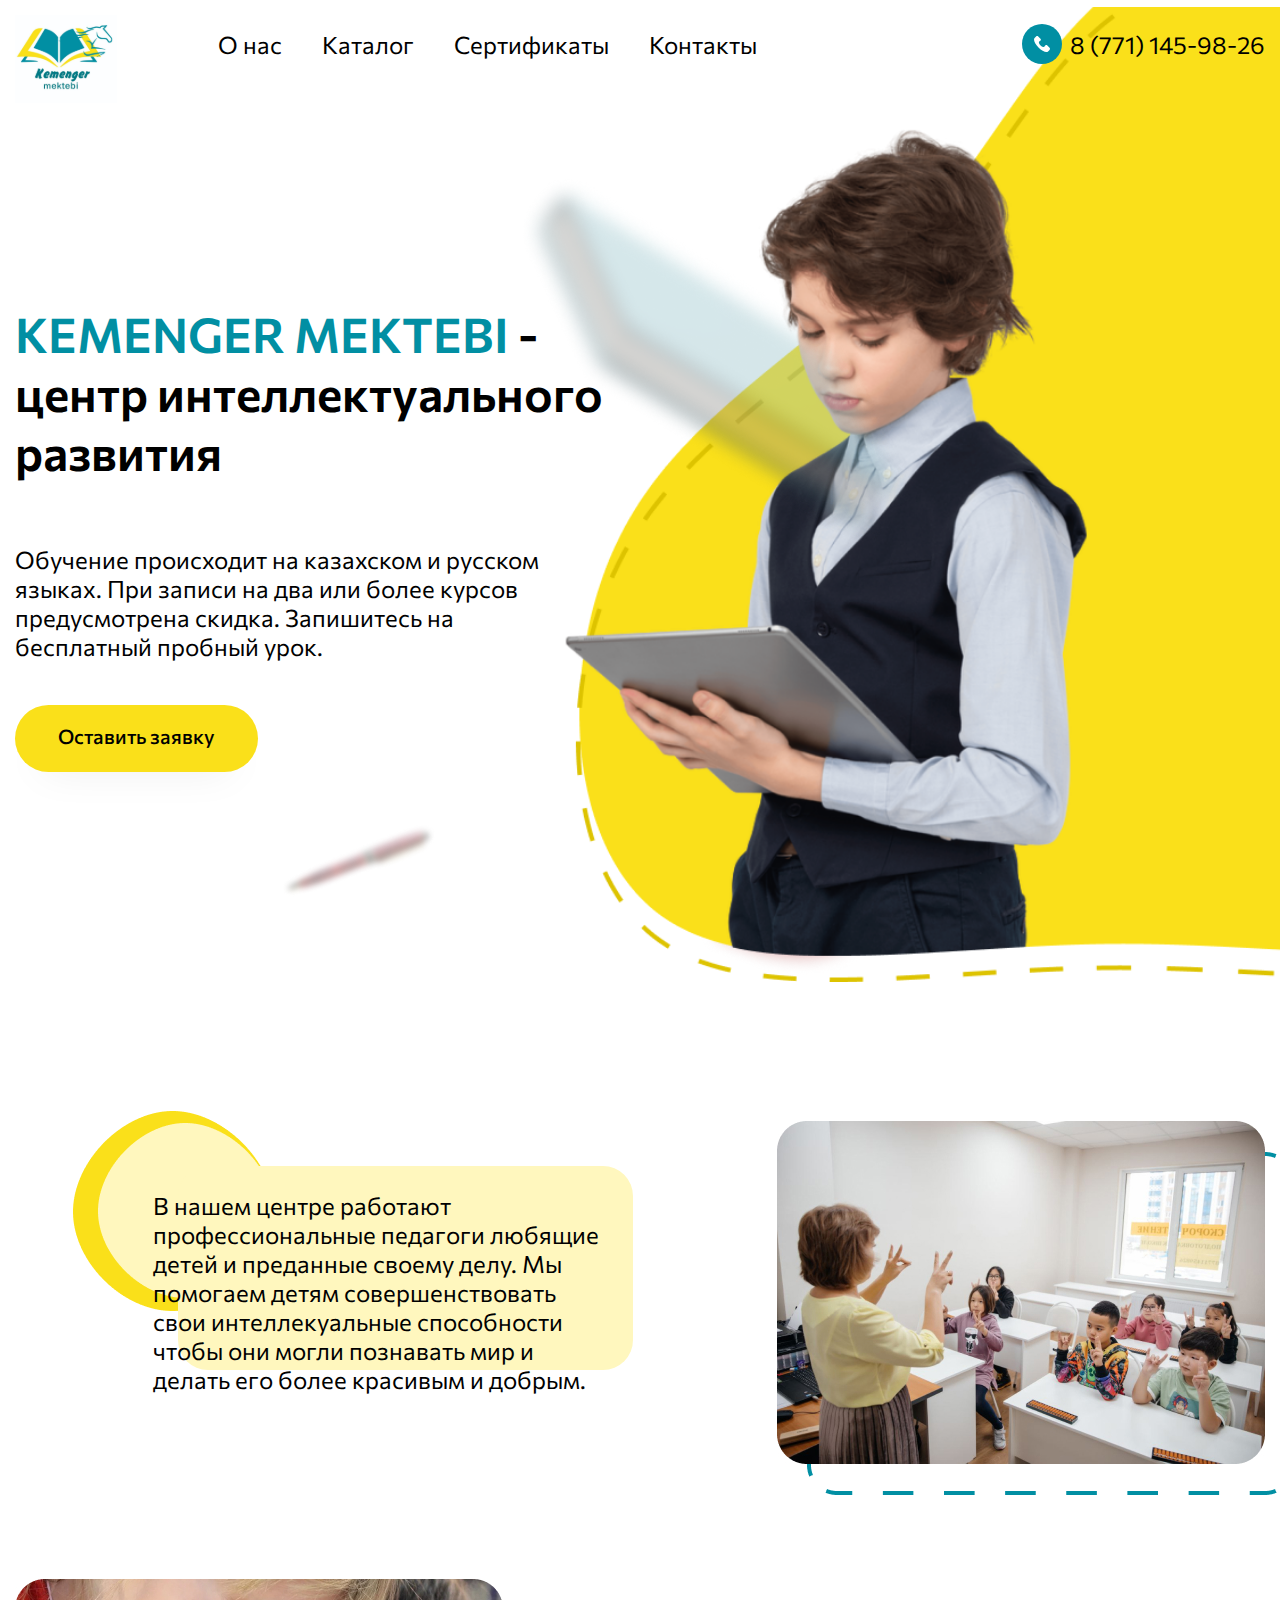
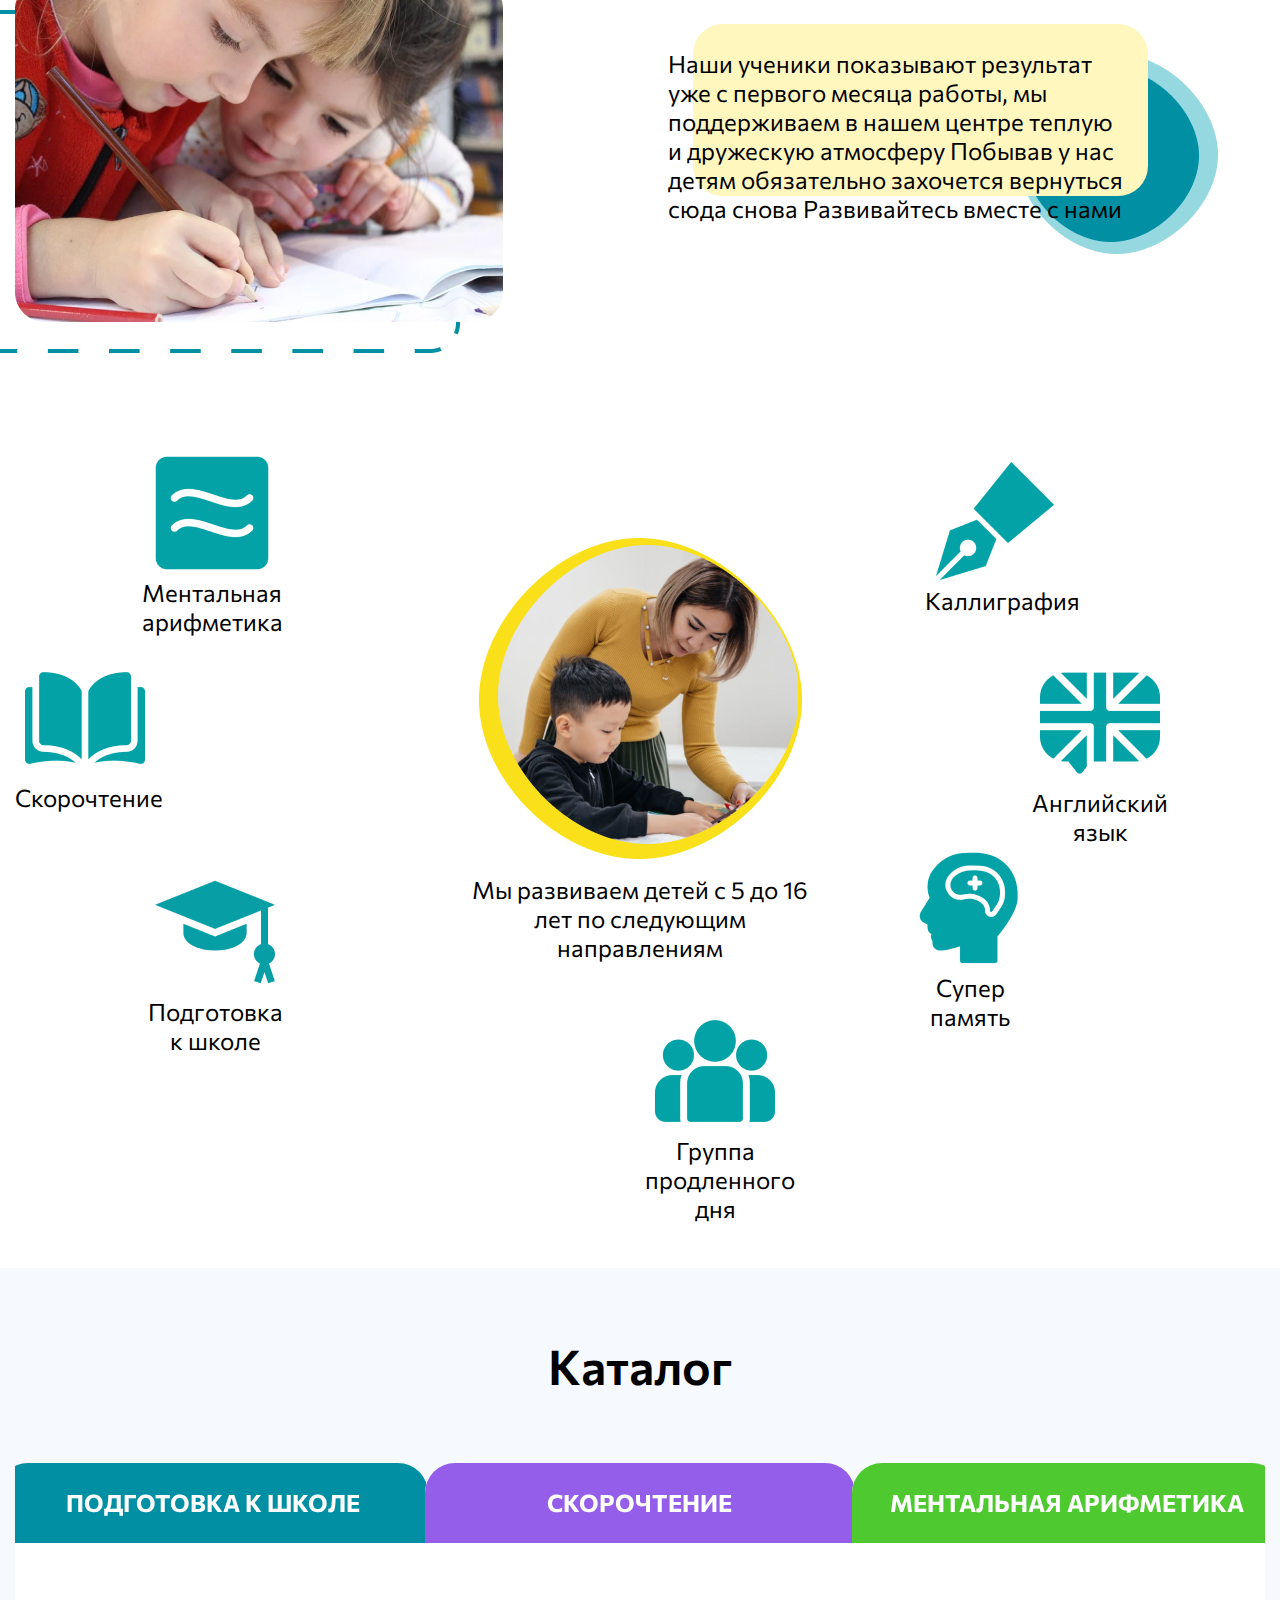
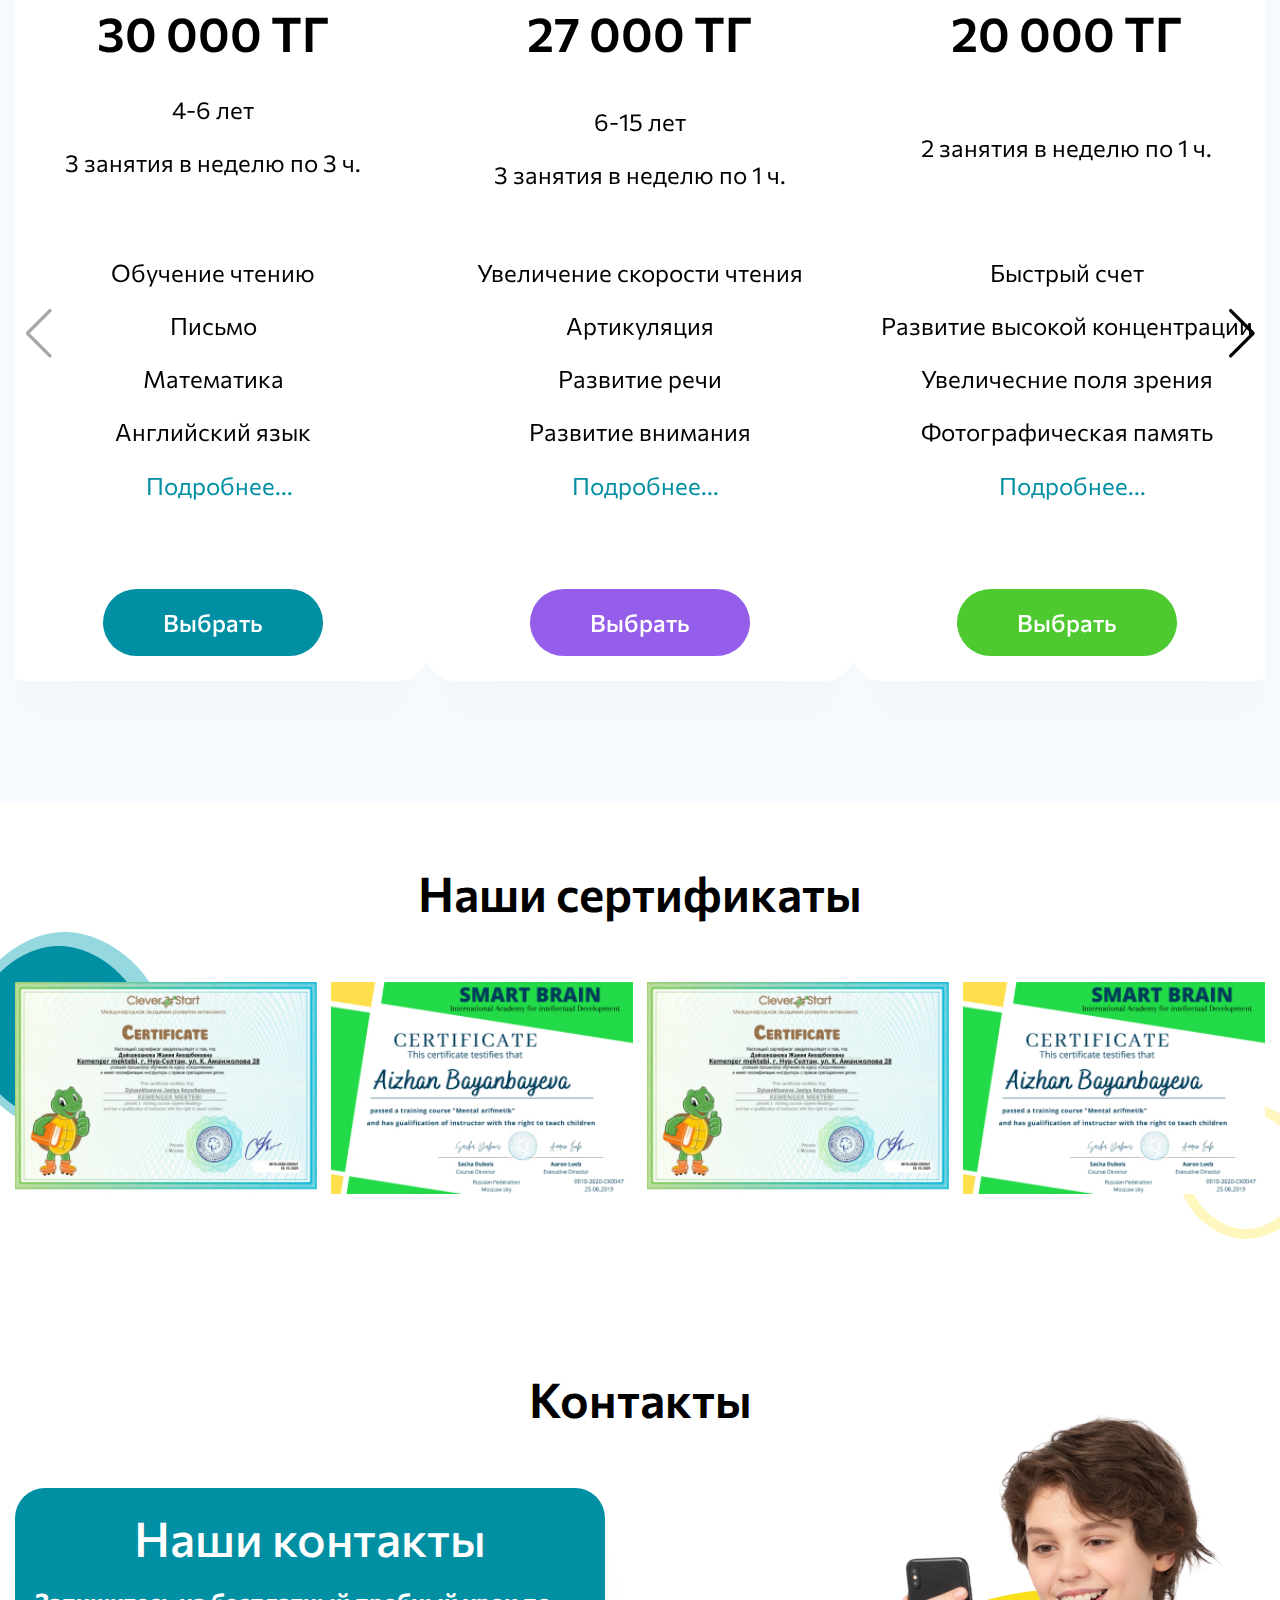
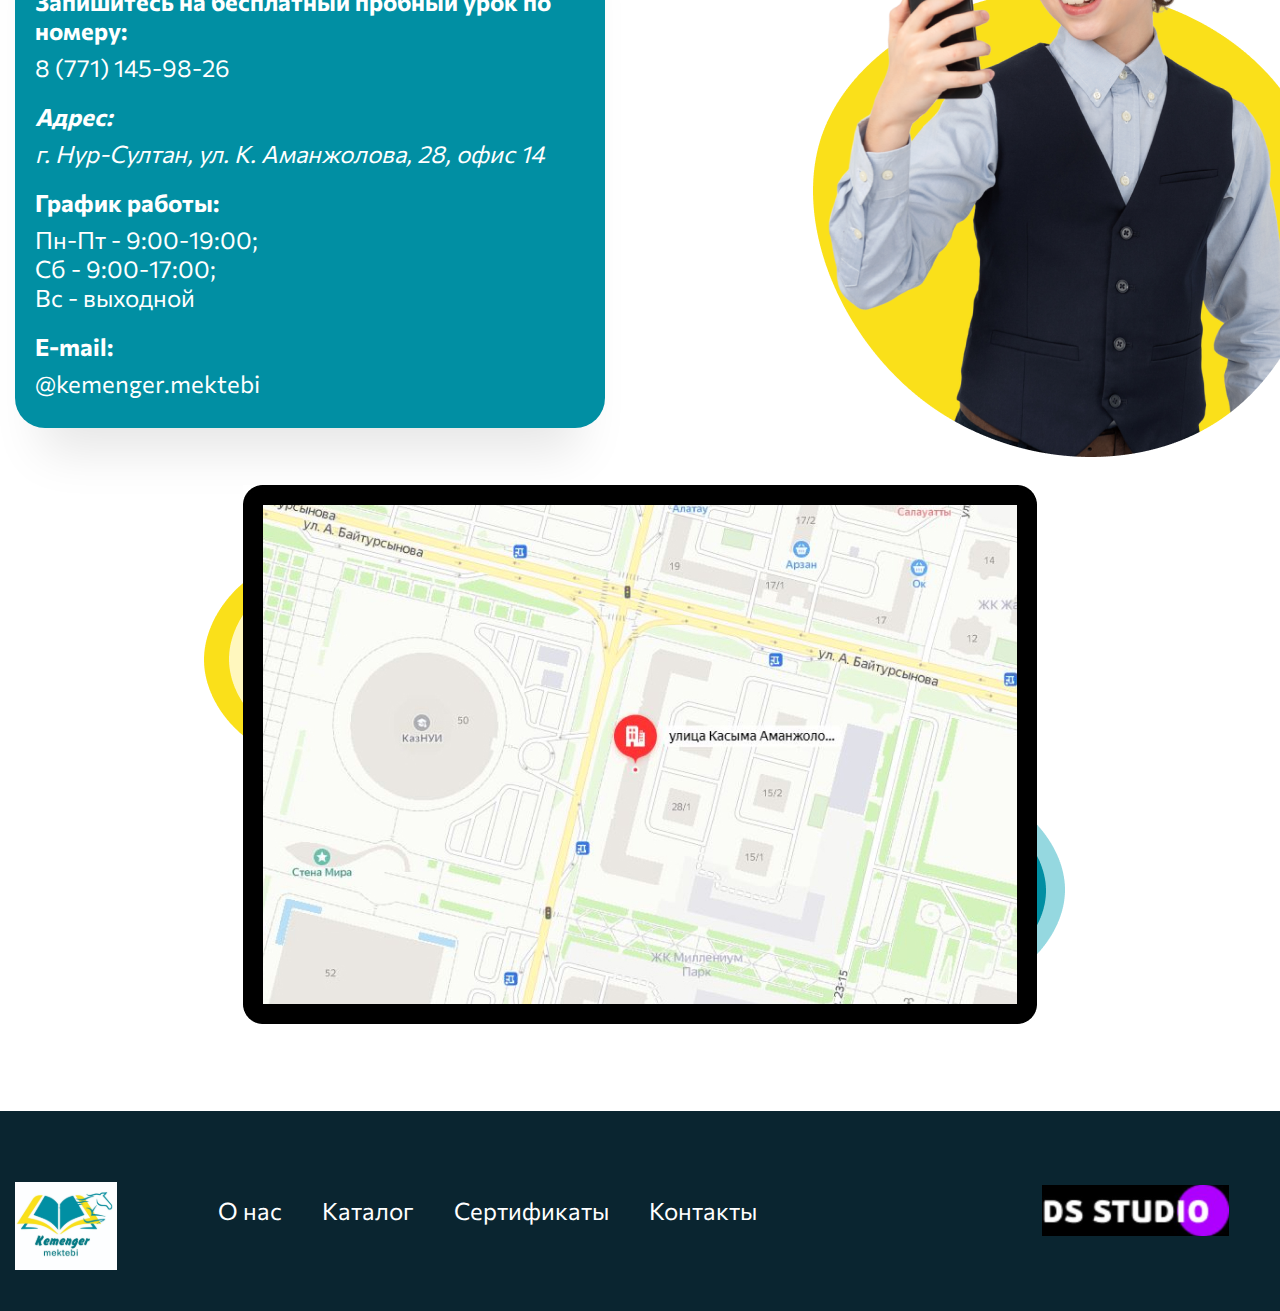
<file: index.html>
<!DOCTYPE html>
<html lang="ru">
  <head>
    <meta charset="UTF-8" />
    <meta http-equiv="X-UA-Compatible" content="IE=edge" />
    <meta name="viewport" content="width=device-width, initial-scale=1.0" />
    <link
      rel="stylesheet"
      href="https://cdn.jsdelivr.net/npm/swiper@8/swiper-bundle.min.css"
    />
    <link rel="stylesheet" href="styles/reset.css" />
    <link rel="stylesheet" href="styles/style.css" />
    <title>KEMENGER</title>
  </head>
  <body>
    <header class="header">
      <div class="container">
        <div class="header__top">
          <img
            class="header__logo"
            src="images/header__logo.svg"
            alt="header__logo"
          />
          <nav class="header__nav">
            <ul class="header__nav--items">
              <li class="header__nav--items">
                <a class="header__link" href="#about">
                  О нас
                </a>
              </li>
              <li class="header__nav--items">
                <a class="header__link" href="#catalog">
                  Каталог
                </a>
              </li>
              <li class="header__nav--items">
                <a class="header__link" href="#certificate">
                  Сертификаты
                </a>
              </li>
              <li class="header__nav--items">
                <a class="header__link" href="#contact">
                  Контакты
                </a>
              </li>
            </ul>
          </nav>
          <a class="header__tel" href="tel:+87711459826">
            <img
              class="header__tel--img"
              src="images/tel.svg"
              alt="header__tel--img"
            />
            <span class="header__link">8 (771) 145-98-26</span>
          </a>
        </div>
        <div class="header__info">
          <div class="header__info--text">
            <h1 class="header__info--text-title">
              <span>KEMENGER MEKTEBI</span> - центр интеллектуального развития
            </h1>
            <p class="header__info--text-subtitle">
              Обучение происходит на казахском и русском языках. При записи на
              два или более курсов предусмотрена скидка. Запишитесь на
              бесплатный пробный урок.
            </p>
            <div class="header__info--text-btn">
              <button class="btn" id="myBtn" href="../404.html">
                Оставить заявку
              </button>
            </div>
            <div id="myModal" class="my__modal">
              <div class="my__modal--content">
                <h4 class="my__modal--title">
                  Заполните <span>форму</span> и мы обязательно свяжемся с Вами.
                </h4>
                <form class="my__modal--form">
                  <input class="my__modal--input" type="text" placeholder="Ваше имя..." required/>
                  <input class="my__modal--input" type="tel" placeholder="Ваш телефон..." required/>
                  <textarea class="my__modal--textarea" name="" placeholder="Комментарий..." required></textarea>
                  <button type="submit" class="my__modal--btn btn" href="#">
                    Оставить заявку
                  </button>
                </form>
              </div>
            </div>
            <div class="header__images-bg">
              <img class="five__png" src="images/five.png" alt="five" />
              <img class="pen__png" src="images/pen.png" alt="pen" />
              <img class="book__png" src="images/book.png" alt="book" />
            </div>
          </div>
        </div>
      </div>
    </header
    <div class="about" id="about">
      <div class="container">
        <div class="about__info">
          <div class="about__info--top">
            <div class="about__info--item">
              <p class="about__info--p__left">
                В нашем центре работают профессиональные педагоги любящие детей
                и преданные своему делу. Мы помогаем детям совершенствовать свои
                интеллекуальные способности чтобы они могли познавать мир и
                делать его более красивым и добрым.
              </p>
              <img
                class="about__info--img__left"
                src="images/about_1.jpg"
                alt="images"
              />
            </div>
          </div>
          <div class="about__info--button">
            <div class="about__info--item">
              <img
                class="about__info--img__rigth"
                src="images/about_2.jpg"
                alt="images"
              />
              <p class="about__info--p__rigth">
                Наши ученики показывают результат уже с первого месяца работы,
                мы поддерживаем в нашем центре теплую и дружескую атмосферу
                Побывав у нас детям обязательно захочется вернуться сюда снова
                Развивайтесь вместе с нами
              </p>
            </div>
          </div>
        </div>
        <div class="about__skill">
          <div class="about__skill--title">
            <img src="images/skill__bg.jpg" alt="skill__bg" />
            <h2>Мы развиваем детей с 5 до 16 лет по следующим направлениям</h2>
          </div>
          <div class="about__skill--group">
            <ul class="about__skill--items">
              <li class="about__skill--item matem">
                <img src="images/matem.png" alt="Ментальная арифметика" />
                <span>Ментальная арифметика</span>
              </li>
              <li class="about__skill--item speed__reading">
                <img src="images/speed__reading.png" alt="Скорочтение" />
                <span>Скорочтение</span>
              </li>
              <li class="about__skill--item preparation">
                <img src="images/preparation.png" alt="" />
                <span>Подготовка к школе</span>
              </li>
              <li class="about__skill--item group">
                <img src="images/group.png" alt="Группа продленного дня" />
                <span>Группа продленного дня </span>
              </li>
              <li class="about__skill--item memory">
                <img src="images/memory.png" alt="Супер память" />
                <span>Супер память </span>
              </li>
              <li class="about__skill--item english">
                <img src="images/english.png" alt="Английский язык" />
                <span>Английский язык</span>
              </li>
              <li class="about__skill--item calligraphy">
                <img src="images/calligraphy.png" alt="" />
                <span>Каллиграфия</span>
              </li>
            </ul>
          </div>
        </div>
      </div>
    </div>
    <section class="catalog" id="catalog">
      <div class="container">
        <h2 class="catalog__title title">Каталог</h2>
        <div class="swiper mySwiper">
          <div class="swiper-wrapper">
            <div class="swiper-slide">
              <div class="swiper__slide--wraper">
                <h3 class="school__bg">Подготовка к школе</h3>
                <span class="price">30 000 тг</span>
                <div class="catalog__swiper-timetable">
                  <ul class="catalog__swiper--items swiper-timetable">
                    <li class="catalog__swiper-item swiper-timetable">
                      4-6 лет
                    </li>
                    <li class="catalog__swiper-item swiper-timetable">
                      3 занятия в неделю по 3 ч.
                    </li>
                    <li class="catalog__swiper-item"></li>
                  </ul>
                </div>
                <div class="catalog__swiper-subject">
                  <ul class="catalog__swiper--items">
                    <li class="catalog__swiper-item">Обучение чтению</li>
                    <li class="catalog__swiper-item">Письмо</li>
                    <li class="catalog__swiper-item">Математика</li>
                    <li class="catalog__swiper-item">Английский язык</li>
                    <span class="dots" id="schoolDots"></span>
                    <div id="schoolMore" class="catalog__swiper--items more">
                      <li class="catalog__swiper-item">Развитие речи</li>
                      <li class="catalog__swiper-item">
                        Концентрация внимания
                      </li>
                      <li class="catalog__swiper-item">
                        Усвоение изучаемого материала
                      </li>
                      <li class="catalog__swiper-item">
                        Различные техники запоминания
                      </li>
                      <li class="catalog__swiper-item">
                        Развитие логико-математического мышления
                      </li>
                    </div>
                  </ul>
                  <button
                    class="catalog__swiper--btn"
                    id="schoolBtn"
                    onclick="readMore()"
                  >
                    Подробнее...
                  </button>
                </div>
                <button class="swiper__btn">Выбрать</button>
              </div>
            </div>
            <div class="swiper-slide">
              <div class="swiper__slide--wraper">
                <h3 class="reading__bg">скорочтение</h3>
                <span class="price">27 000 тг</span>
                <div class="catalog__swiper-timetable">
                  <ul class="catalog__swiper--items swiper-timetable">
                    <li class="catalog__swiper-item swiper-timetable">
                      6-15 лет
                    </li>
                    <li class="catalog__swiper-item swiper-timetable">
                      3 занятия в неделю по 1 ч.
                    </li>
                  </ul>
                </div>
                <div class="catalog__swiper-subject">
                  <ul class="catalog__swiper--items">
                    <li class="catalog__swiper-item">
                      Увеличение скорости чтения
                    </li>
                    <li class="catalog__swiper-item">Артикуляция</li>
                    <li class="catalog__swiper-item">Развитие речи</li>
                    <li class="catalog__swiper-item">Развитие внимания</li>
                    <span class="dots" id="readingDots"></span>
                    <div id="readingMore" class="catalog__swiper--items more">
                      <li class="catalog__swiper-item">
                        Увеличение поля зрения
                      </li>
                      <li class="catalog__swiper-item">
                        Увеличение словарного запаса
                      </li>
                      <li class="catalog__swiper-item">
                        Понимание прочитанного
                      </li>
                      <li class="catalog__swiper-item">Пересказ</li>
                      <li class="catalog__swiper-item">
                        Различные техники понимания
                      </li>
                      <li class="catalog__swiper-item">
                        Пробный урок и диагностика БЕСПЛАТНО
                      </li>
                    </div>
                  </ul>
                  <button
                    class="catalog__swiper--btn"
                    id="readingBtn"
                    onclick="readMore()"
                  >
                    Подробнее...
                  </button>
                </div>
                <button class="swiper__btn reading__bg">Выбрать</button>
              </div>
            </div>
            <div class="swiper-slide">
              <div class="swiper__slide--wraper">
                <h3 class="arithmetic__bg">ментальная арифметика</h3>
                <span class="price">20 000 тг</span>
                <div class="catalog__swiper-timetable">
                  <ul class="catalog__swiper--items">
                    <li class="catalog__swiper-item swiper-timetable">
                      2 занятия в неделю по 1 ч.
                    </li>
                  </ul>
                </div>
                <div class="catalog__swiper-subject">
                  <ul class="catalog__swiper--items">
                    <li class="catalog__swiper-item">Быстрый счет</li>
                    <li class="catalog__swiper-item">
                      Развитие высокой концентрации
                    </li>
                    <li class="catalog__swiper-item">
                      Увеличесние поля зрения
                    </li>
                    <li class="catalog__swiper-item">Фотографическая память</li>
                    <span class="dots" id="arithmeticDots"></span>
                    <div
                      id="arithmeticMore"
                      class="catalog__swiper--items more"
                    >
                      <li class="catalog__swiper-item">
                        Пробный урок БЕСПЛАТНО
                      </li>
                      <li class="catalog__swiper-item">
                        Обучающая платформа в ПОДАРОК
                      </li>
                    </div>
                  </ul>
                  <button
                    class="catalog__swiper--btn"
                    id="arithmeticBtn"
                    onclick="readMore()"
                  >
                    Подробнее...
                  </button>
                </div>
                <button class="swiper__btn arithmetic__bg">Выбрать</button>
              </div>
            </div>
            <div class="swiper-slide">
              <div class="swiper__slide--wraper">
                <h3 class="calligraphy__bg">Каллиграфия</h3>
                <span class="price">24 000 тг</span>
                <div class="catalog__swiper-timetable">
                  <ul class="catalog__swiper--items">
                    <li class="catalog__swiper-item swiper-timetable">
                      3 занятия в неделю по 1 ч.
                    </li>
                  </ul>
                </div>
                <div class="catalog__swiper-subject">
                  <ul class="catalog__swiper--items">
                    <li class="catalog__swiper-item">Развитие памяти</li>
                    <li class="catalog__swiper-item">
                      Восприятие пространства
                    </li>
                    <li class="catalog__swiper-item">
                      Прокачивание мелкой моторики
                    </li>
                    <li class="catalog__swiper-item">
                      Основы грамотного письма
                    </li>
                    <span class="dots" id="calligraphyDots"></span>
                    <div
                      id="calligraphyMore"
                      class="catalog__swiper--items more"
                    >
                      <li class="catalog__swiper-item">
                        Развитие физической выносливости и усидчивости
                      </li>
                      <li class="catalog__swiper-item">
                        Умение писать диктанты без графических и орфографических
                        ошибок
                      </li>
                    </div>
                  </ul>
                  <button
                    class="catalog__swiper--btn"
                    id="calligraphyBtn"
                    onclick="readMore()"
                  >
                    Подробнее...
                  </button>
                </div>
                <button class="swiper__btn calligraphy__bg">Выбрать</button>
              </div>
            </div>
            <div class="swiper-slide">
              <div class="swiper__slide--wraper english__heigth">
                <h3 class="english__bg">Английский язык</h3>
                <span class="price">18 000 тг</span>
                <div class="catalog__swiper-timetable">
                  <ul class="catalog__swiper--items">
                    <li class="catalog__swiper-item swiper-timetable">
                      2 занятия в неделю по 1,5 ч.
                    </li>
                  </ul>
                </div>
                <div class="catalog__swiper-subject">
                  <ul class="catalog__swiper--items english__padding">
                    <li class="catalog__swiper-item">Чтение по правилам</li>
                    <li class="catalog__swiper-item">Знание 500 новых слов</li>
                    <li class="catalog__swiper-item">
                      Самостоятельное выполнение домашнего задания
                    </li>
                  </ul>
                </div>
                <button class="swiper__btn btn english__bg">Выбрать</button>
              </div>
            </div>
            <div class="swiper-slide">
              <div class="swiper__slide--wraper">
                <h3 class="extended__bg">Группа продленного дня</h3>
                <span class="price">35 000 тг</span>
                <div class="catalog__swiper-timetable">
                  <ul class="catalog__swiper--items">
                    <li class="catalog__swiper-item swiper-timetable">
                      5 раз в неделю
                    </li>
                    <li class="catalog__swiper-item swiper-timetable">
                      1 смена с 9:00 по 12:00
                    </li>
                    <li class="catalog__swiper-item swiper-timetable">
                      2 смена с 14:00 по 17:00
                    </li>
                  </ul>
                </div>
                <div class="catalog__swiper-subject">
                  <ul class="catalog__swiper--items">
                    <li class="catalog__swiper-item">Подготовка к СОР и СОЧ</li>
                    <li class="catalog__swiper-item">
                      Проработка пробелов в знаниях
                    </li>
                    <li class="catalog__swiper-item">Индивидуальный подход</li>
                    <li class="catalog__swiper-item">
                      Выявление сильных сторон ребенка
                    </li>
                    <span class="dots" id="extendedDots"></span>
                    <div id="extendedMore" class="catalog__swiper--items more">
                      <li class="catalog__swiper-item">
                        Профессиональная помощь в подготовке домашних заданий
                      </li>
                      <li class="catalog__swiper-item">
                        Дополнительные образовательные дисциплины
                      </li>
                    </div>
                  </ul>
                  <button
                    class="catalog__swiper--btn"
                    id="extendedBtn"
                    onclick="readMore()"
                  >
                    Подробнее...
                  </button>
                </div>
                <button class="swiper__btn arithmetic__bg">Выбрать</button>
              </div>
            </div>
          </div>
          <div class="swiper-button-next"></div>
          <div class="swiper-button-prev"></div>
        </div>
      </div>
    </section>
    <section class="certificate" id="certificate">
      <div class="container">
        <h2 class="certificate__title title">Наши сертификаты</h2>
        <div class="certificate__items">
          <img
            src="images/certificate__one.jpg"
            alt="certificate"
            class="certificate__item"
          />
          <img
            src="images/certificate__two.jpg"
            alt="certificate"
            class="certificate__item"
          />
          <img
            src="images/certificate__one.jpg"
            alt="certificate"
            class="certificate__item"
          />
          <img
            src="images/certificate__two.jpg"
            alt="certificate"
            class="certificate__item"
          />
        </div>
      </div>
    </section>
    <section class="contact" id="contact">
      <div class="container">
        <h2 class="title">Контакты</h2>
        <div class="contact__wrapper">
          <div class="contact__wrapper--wrap">
            <h3 class="contact__title">Наши контакты</h3>
            <div class="contact__number">
              <h4 class="contact__subtitle">
                Запишитесь на бесплатный пробный урок по номеру:
              </h4>
              <a href="tel:+87711459826 ">8 (771) 145-98-26 </a>
            </div>
            <address class="contact__address">
              <h4 class="contact__subtitle">Адрес:</h4>
              г. Нур-Султан, ул. К. Аманжолова, 28, офис 14
            </address>
            <div class="contact__timetable">
              <h4 class="contact__subtitle">График работы:</h4>
              <span>Пн-Пт - 9:00-19:00;</span>
              <span>Сб - 9:00-17:00;</span>
              <span>Вс - выходной</span>
            </div>
            <div class="contact__email">
              <h4 class="contact__subtitle">E-mail:</h4>
              <a href="mailto:@kemenger.mektebi">@kemenger.mektebi</a>
            </div>
          </div>
        </div>
        <div class="contact__map"></div>
      </div>
    </section>
    <footer class="footer">
      <div class="container">
        <div class="footer__top">
          <div class="header__top">
            <a href="">
              <img
                class="header__logo"
                src="images/header__logo.svg"
                alt="header__logo"
              />
            </a>

            <nav class="header__nav">
              <ul class="header__nav--items">
                <li class="header__nav--items">
                  <a class="header__link" href="#about" target="_blank">
                    О нас
                  </a>
                </li>
                <li class="header__nav--items">
                  <a class="header__link" href="#catalog" target="_blank">
                    Каталог
                  </a>
                </li>
                <li class="header__nav--items">
                  <a class="header__link" href="#certificate" target="_blank">
                    Сертификаты
                  </a>
                </li>
                <li class="header__nav--items">
                  <a class="header__link" href="#contact" target="_blank">
                    Контакты
                  </a>
                </li>
              </ul>
            </nav>
            <a class="logo__ds">
              <img
                class="header__tel--img"
                src="images/ds.png"
                alt="header__tel--img"
              />
            </a>
          </div>
        </div>
      </div>
    </footer>
    <script src="https://cdn.jsdelivr.net/npm/swiper@8/swiper-bundle.min.js"></script>
    <script src="js/main.js"></script>
  </body>
</html>
</file>
<file: styles/style.css>
@import url("https://fonts.googleapis.com/css2?family=Commissioner:wght@400;500;600&display=swap");

body {
  font-family: "Commissioner", sans-serif;
  font-style: normal;
  font-weight: 400;
  font-size: 24px;
  line-height: 29px;
  color: #000;
  background: #fff;
}

.container {
  max-width: 1410px;
  padding: 0 15px;
  margin: 0 auto;
}

.btn {
  padding: 19px 43px 24px;
  background: #fae01a;
  box-shadow: 0px 20px 40px -27px rgb(0 0 0 / 15%);
  border: none;
  border-radius: 50px;
  font-style: normal;
  font-weight: 500;
  font-size: 20px;
  line-height: 24px;
  cursor: pointer;
}

.btn:hover {
  background: #feeb59;
  color: #4f4e4e;
}

.btn:active {
  transform: translate(0em, 0.15em);
}

.title {
  font-style: normal;
  font-weight: 600;
  font-size: 48px;
  line-height: 59px;
  text-align: center;
  padding: 60px 0;
}

/* modal */

.my__modal {
  background: #f6faff;
  border-radius: 30px;
  width: 400px;
  height: 530px;
  display: none;
  position: absolute;
  top: 20%;
  left: 70%;
  z-index: +1;
}
.my__modal--content {
  display: flex;
  flex-direction: column;
  align-items: center;
  padding: 20px;
}
.my__modal--title {
  width: 205px;
  padding-bottom: 32px;
}

.my__modal--title span {
  color: #018fa3;
}

.my__modal--form {
  display: flex;
  flex-direction: column;
  padding-bottom: 12px;
  margin-bottom: 32px;
}

.my__modal--input {
  width: 336px;
  height: 60px;
  border: none;
  background: #ffffff;
  box-shadow: 0px 20px 45px -15px rgba(0, 0, 0, 0.05);
  border-radius: 15px;
  margin-bottom: 12px;
}

.my__modal--textarea {
  height: 120px;
  resize: none;
  box-shadow: 0px 20px 45px -15px rgba(0, 0, 0, 0.05);
  border-radius: 15px;
  border: none;
}

.my__modal--textarea::placeholder,
.my__modal--input::placeholder {
  padding-left: 10px;
  color: #c2c2c2;
}

.my__modal--btn {
  margin-top: 30px;
}

/* header */

.header {
  background-image: url(../images/header__info--img.png);
  background-position: right center;
  background-repeat: no-repeat;
  background-size: 80vh;
  margin-bottom: 133px;
}

.header__top {
  display: flex;
  align-items: center;
}

.header__logo {
  margin-right: 101px;
  position: relative;
  top: 15px;
}

.header__nav--items {
  display: flex;
  gap: 40px;
}

.header__tel {
  display: flex;
  align-items: center;
  gap: 8px;
  margin-left: auto;
}

.header__link {
  position: relative;
}
.header__link:after {
  display: block;
  position: absolute;
  left: 0;
  width: 0; /*задаём длинну линии до наведения курсора*/
  height: 2px; /*задаём ширину линии*/
  background-color: #fae01a; /*задаём цвет линии*/
  content: "";
  transition: width 0.3s ease-out; /*задаём время анимации*/
}

.header__link:hover {
  color: #4f4e4e;
}

.header__link:hover:after,
.header__link:focus:after {
  width: 100%; /*устанавливаем значение 100% чтобы ссылка подчёркивалась полностью*/
}

.header__info {
  display: flex;
  align-items: center;
  height: 100vh;
  position: relative;
}
.header__info--text-title {
  width: 664px;
  padding-bottom: 64px;
  font-style: normal;
  font-weight: 600;
  font-size: 48px;
  line-height: 59px;
}
.header__info--text-title span {
  color: #018fa3;
  text-transform: uppercase;
}
.header__info--text-subtitle {
  width: 532px;
  padding-bottom: 44px;
}

.header__info--img {
  position: relative;
  right: 60px;
  background: url(../images/header__bg.png);
  background-position: right;
}

.header__images-bg {
  position: absolute;
}
.five__png {
  position: absolute;
  top: -52px;
  left: 682px;
  z-index: -1;
}
.pen__png {
  position: absolute;
  top: 6px;
  left: 265px;
}
.book__png {
  position: relative;
  top: -666px;
  left: 473px;
}

/* about  */

.about__info {
  display: flex;
  flex-direction: column;
  gap: 115px;
  padding-bottom: 216px;
}
.about__info--item {
  display: flex;
  align-items: center;
  gap: 165px;
}

.about__info--top {
  display: flex;
  justify-content: flex-end;
  position: relative;
}

.about__info--top::after {
  content: url(../images/dotted.png);
  position: absolute;
  top: 31px;
  right: -30px;
  width: 488px;
  height: 343px;
  z-index: -1;
}

.about__info--button {
  position: relative;
}

.about__info--button::after {
  content: url(../images/dotted.png);
  position: absolute;
  top: 31px;
  left: -43px;
  width: 488px;
  height: 343px;
  z-index: -1;
}

.about__info--item p {
  width: 459px;
  height: 203px;
  position: relative;
}

.about__info--p__left {
  padding-bottom: 20px;
}

.about__info--p__left::before {
  content: "";
  position: absolute;
  width: 455px;
  height: 204px;
  background: #fff7be;
  border-radius: 30px;
  z-index: -1;
  top: -25px;
  left: 25px;
}

.about__info--p__rigth::before {
  content: "";
  position: absolute;
  width: 455px;
  height: 172px;
  background: #fff7be;
  border-radius: 30px;
  z-index: -1;
  top: -25px;
  left: 25px;
}

.about__info--p__left::after {
  content: url("../images/circle__top.png");
  position: absolute;
  top: -80px;
  left: -80px;
  z-index: -2;
}

.about__info--p__rigth::after {
  content: url("../images/circle__button.png");
  position: absolute;
  top: 5px;
  right: -91px;
  z-index: -2;
}

.about__info--item img {
  position: relative;
  display: inline-block;
  max-width: 100%;
}

.about__info--item img ::after {
  content: url("../images/circle__button.png");
  display: inline-block;
  position: absolute;
  top: 5px;
  right: -91px;
  z-index: -2;
}

/* about__skill */

.about__skill {
  position: relative;
  display: flex;
  align-items: center;
  justify-content: center;
  flex-direction: column;
  margin-bottom: 306px;
}

.about__skill--title {
  align-items: center;
  display: flex;
  flex-direction: column;
}

.about__skill--title h2 {
  font-style: normal;
  font-weight: 400;
  font-size: 24px;
  line-height: 29px;
  text-align: center;
  width: 374px;
  padding-top: 16px;
}

.about__skill--items {
  display: flex;
  top: 0;
  left: 0;
}
.about__skill--item {
  display: flex;
  flex-direction: column;
  align-items: center;
}

.about__skill--item span {
  font-style: normal;
  font-weight: 400;
  font-size: 24px;
  line-height: 29px;
  width: 140px;
  padding-top: 5px;
  text-align: center;
}

.matem {
  position: absolute;
  top: -85px;
  left: 127px;
}
.speed__reading {
  position: absolute;
  top: 120px;
  left: 0;
}
.preparation {
  position: absolute;
  top: 334px;
  left: 130px;
}

.group {
  position: absolute;
  left: 630px;
  bottom: -261px;
}

.memory {
  position: absolute;
  top: 310px;
  right: 225px;
}
.english {
  position: absolute;
  top: 125px;
  right: 95px;
}
.calligraphy {
  position: absolute;
  top: -77px;
  right: 200px;
}

/* catalog */

.catalog {
  background: #f6faff;
}

.catalog__title {
  padding: 68px 0;
  text-align: center;
}

.swiper {
  width: 100%;
  height: 100%;
  padding-bottom: 120px;
}

.swiper-button-prev::after,
.swiper-button-next::after {
  color: #000000;
  font-size: 50px;
}

.swiper-slide {
  display: flex;
  align-items: flex-start;
  text-align: center;
  display: -webkit-box;
  display: -ms-flexbox;
  display: -webkit-flex;
  display: flex;
  -webkit-box-pack: center;
  -ms-flex-pack: center;
  -webkit-justify-content: center;
  justify-content: center;
  -webkit-box-align: center;
  -ms-flex-align: center;
  -webkit-align-items: center;
  align-items: center;
}
.swiper__slide--wraper {
  display: flex;
  flex-direction: column;
  align-items: center;
  min-width: 430px;
  min-height: 778px;
  background: #ffffff;
  box-shadow: 0px 52px 34px -27px rgb(225 225 225 / 15%);
  border-radius: 30px;
}

.swiper__slide--wraper h3 {
  font-style: normal;
  font-weight: 700;
  font-size: 24px;
  line-height: 80px;
  text-transform: uppercase;
  color: #fff;
  border-radius: 30px 30px 0px 0px;
  width: 100%;
  height: 80px;
  text-align: center;
}

.price {
  padding: 60px 0 24px;
  font-style: normal;
  font-weight: 600;
  font-size: 48px;
  line-height: 59px;
  text-transform: uppercase;
}

.catalog__swiper-timetable {
  display: flex;
  flex-direction: column;
  justify-content: center;
  height: 87px;
  margin: 30px 0 55px;
}

.catalog__swiper-item {
  padding-bottom: 24px;
}

.catalog__swiper-subject {
  margin-bottom: 70px;
}

.catalog__swiper--btn {
  border: none;
  background: transparent;
  color: #018fa3;
  transition: 0.3s;
  cursor: pointer;
  width: 100%;
  margin-bottom: 110px;
}

.catalog__swiper--btn:hover {
  color: #fae01a;
}

.swiper__btn {
  font-style: normal;
  font-weight: 500;
  font-size: 24px;
  line-height: 29px;
  color: #fff;
  background: #018fa3;
  border-radius: 40px;
  border: none;
  padding: 19px 60px;
  cursor: pointer;
  transition: all 0.3s;
  position: absolute;
  bottom: 25px;
}

.swiper__btn:hover {
  background: #feeb59;
  color: #4f4e4e;
}

.swiper__btn:active {
  transform: translate(0em, 0.15em);
}

.english__heigth {
  height: 820px;
}

#schoolMore,
#readingMore,
#arithmeticMore,
#calligraphyMore,
#extendedMore {
  display: none;
}

.school__bg {
  background: #018fa3;
}

.reading__bg {
  background: #955eea;
}

.arithmetic__bg {
  background: #4eca30;
}

.calligraphy__bg {
  background: #ffe41b;
}

.english__bg {
  background: #ff4d94;
}

.extended__bg {
  background: #ffa724;
}

/* certificate  */

.certificate {
  margin-bottom: 115px;
}

.certificate__items {
  display: flex;
  justify-content: space-between;
  gap: 14px;
  position: relative;
}

.certificate__items::before {
  position: absolute;
  content: url("../images/circul__bg.png");
  display: inline-block;
  bottom: -50px;
  right: -50px;
  z-index: -1;
}

.certificate__items::after {
  position: absolute;
  content: url("../images/circle__button.png");
  display: inline-block;
  top: -50px;
  left: -50px;
  z-index: -1;
}

.certificate__item {
  width: 100%;
  transition: all 0.3s;
}

.certificate__item:hover {
  transform: scale(2);
}

/* contact  */

.contact__wrapper {
  max-width: 590px;
  max-height: 540px;
  background: #018fa3;
  box-shadow: 0px 50px 50px -27px rgba(0, 0, 0, 0.1);
  border-radius: 30px;
  color: #fff;
  position: relative;
  margin-bottom: 57px;
}

.contact__wrapper::after {
  content: url("../images/contact__bg.png");
  position: absolute;
  top: -84px;
  left: 798px;
}

.contact__wrapper--wrap {
  padding: 20px;
}

.contact__wrapper a {
  color: inherit;
  text-decoration: none;
}

.contact__title {
  font-style: normal;
  font-weight: 500;
  font-size: 48px;
  line-height: 59px;
  color: #fff;
  text-align: center;
  padding-bottom: 20px;
}
.contact__number {
  padding-bottom: 20px;
}
.contact__subtitle {
  padding-bottom: 8px;
}

.contact__address {
  padding-bottom: 20px;
}

.contact__timetable {
  padding-bottom: 20px;
}

.contact__timetable span {
  display: block;
}

.contact__email {
  padding-bottom: 20px;
}
.contact__map {
  background-image: url("../images/map.jpg");
  background-repeat: no-repeat;
  background-position: center;
  height: 539px;
  margin-bottom: 87px;
  position: relative;
}

.contact__map::after {
  content: url("../images/yellow__map.png");
  position: absolute;
  top: 74px;
  left: 189px;
  z-index: -1;
}

.contact__map::before {
  content: url("../images/blue__map.png");
  position: absolute;
  bottom: 30px;
  right: 200px;
  z-index: -1;
}

/* footer */

.footer {
  background: #0a2530;
  color: #fff;
}

.footer__top {
  display: flex;
  height: 200px;
}

.logo__ds {
  margin-left: 285px;
  cursor: pointer;
}


/* адаптив */

@media (max-wigth:  )
</file>
